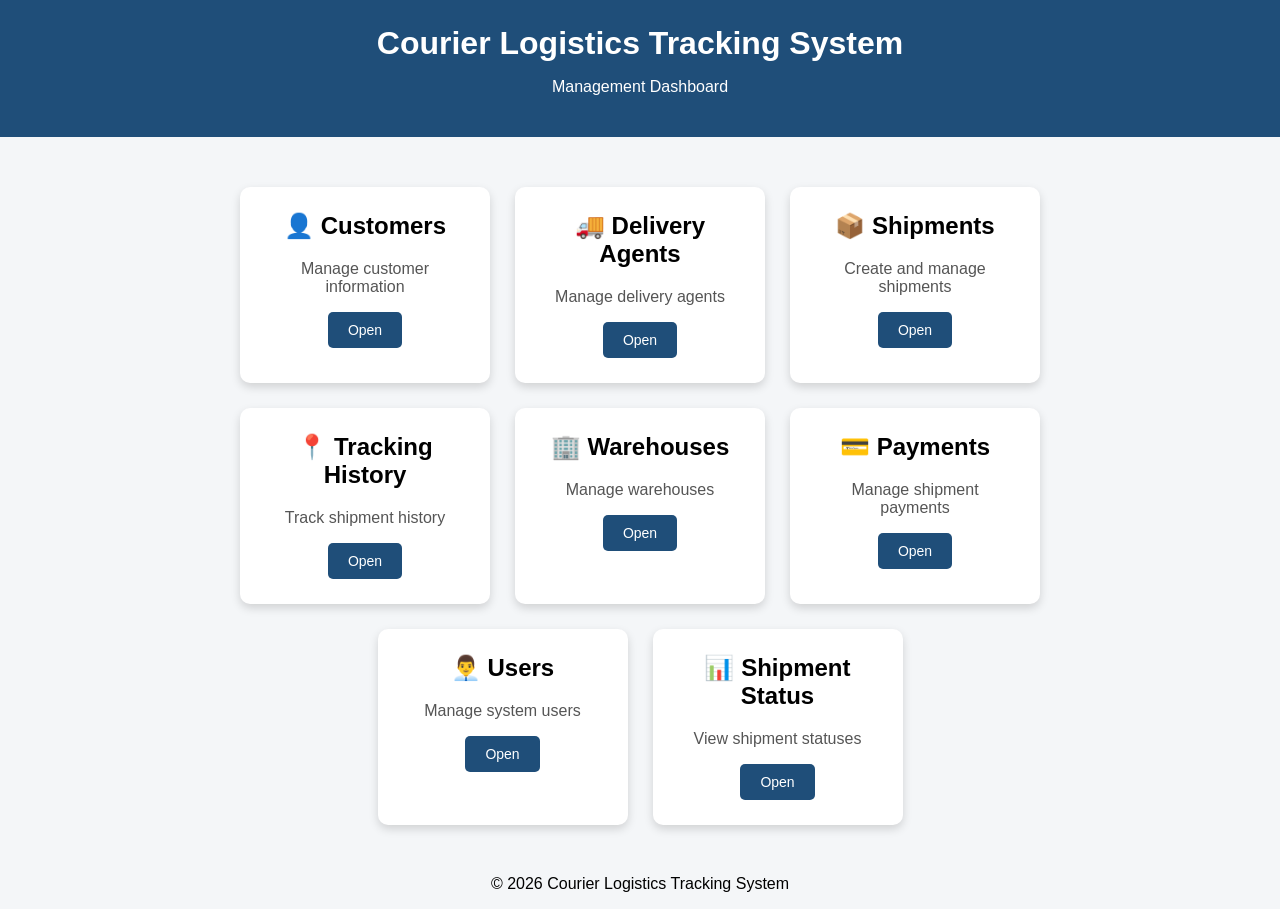
<file: src/main/resources/static/index.html>
<!DOCTYPE html>
<html lang="en">

<head>

    <meta charset="UTF-8">

    <meta name="viewport" content="width=device-width, initial-scale=1.0">

    <title>Courier Logistics Tracking System</title>

    <link rel="stylesheet" href="css/style.css">

</head>


<body>

<header>

    <h1>Courier Logistics Tracking System</h1>

    <p>Management Dashboard</p>

</header>


<div class="container">


    <!-- Customers -->

    <div class="card">

        <h2>👤 Customers</h2>

        <p>Manage customer information</p>

        <a href="customers.html">

            <button>Open</button>

        </a>

    </div>


    <!-- Delivery Agents -->

    <div class="card">

        <h2>🚚 Delivery Agents</h2>

        <p>Manage delivery agents</p>

        <a href="delivery-agents.html">

            <button>Open</button>

        </a>

    </div>


    <!-- Shipments -->

    <div class="card">

        <h2>📦 Shipments</h2>

        <p>Create and manage shipments</p>

        <a href="shipments.html">

            <button>Open</button>

        </a>

    </div>


    <!-- Tracking -->

    <div class="card">

        <h2>📍 Tracking History</h2>

        <p>Track shipment history</p>

        <a href="tracking-history.html">

            <button>Open</button>

        </a>

    </div>


    <!-- Warehouse -->

    <div class="card">

        <h2>🏢 Warehouses</h2>

        <p>Manage warehouses</p>

        <a href="warehouse.html">

            <button>Open</button>

        </a>

    </div>


    <!-- Payment -->

    <div class="card">

        <h2>💳 Payments</h2>

        <p>Manage shipment payments</p>

        <a href="payment.html">

            <button>Open</button>

        </a>

    </div>


    <!-- Users -->

    <div class="card">

        <h2>👨‍💼 Users</h2>

        <p>Manage system users</p>

        <a href="users.html">

            <button>Open</button>

        </a>

    </div>


    <!-- Shipment Status -->

    <div class="card">

        <h2>📊 Shipment Status</h2>

        <p>View shipment statuses</p>

        <a href="shipment-status.html">

            <button>Open</button>

        </a>

    </div>


</div>


<footer>

    <p>© 2026 Courier Logistics Tracking System</p>

</footer>


</body>

</html>
</file>
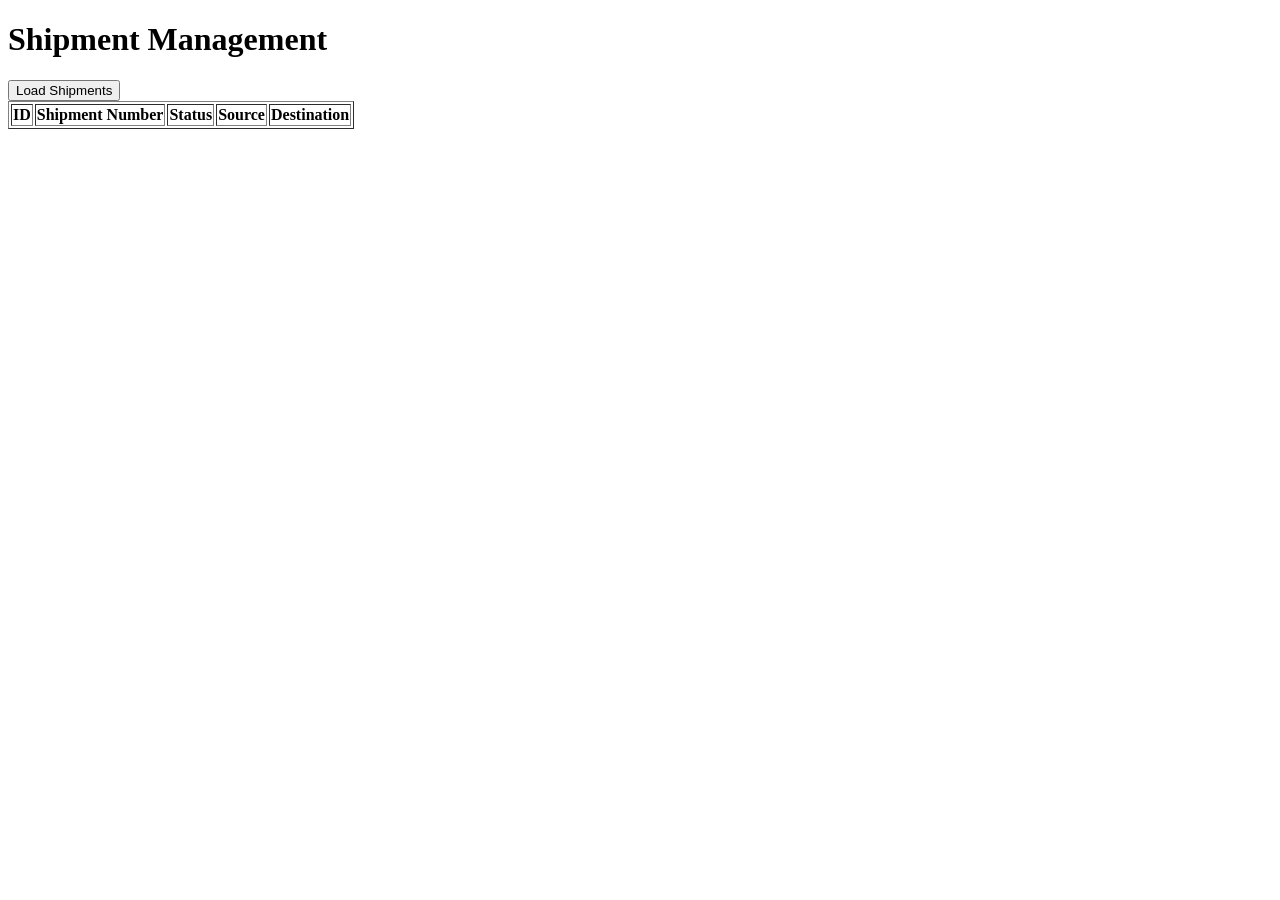
<file: src/main/resources/static/ shipments.html>
<!DOCTYPE html>
<html>
<head>
    <title>Shipments</title>
</head>
<body>

<h1>Shipment Management</h1>

<button onclick="loadShipments()">Load Shipments</button>

<table border="1">
    <thead>
        <tr>
            <th>ID</th>
            <th>Shipment Number</th>
            <th>Status</th>
            <th>Source</th>
            <th>Destination</th>
        </tr>
    </thead>

    <tbody id="shipmentTable">
    </tbody>
</table>

<script src="js/shipments.js"></script>

</body>
</html>
</file>
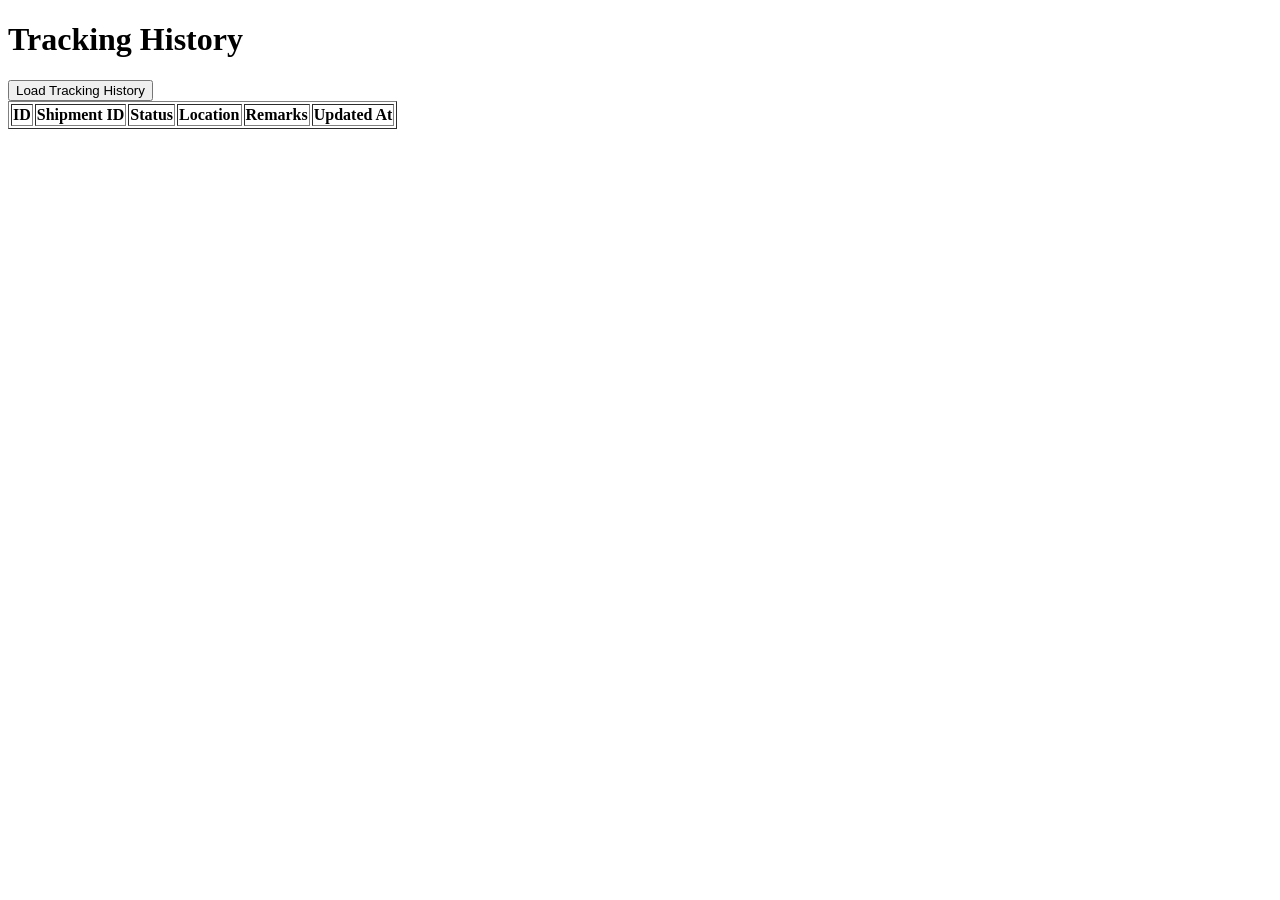
<file: src/main/resources/static/ tracking-history.html>
<!DOCTYPE html>
<html>
<head>
    <title>Tracking History</title>
</head>
<body>

<h1>Tracking History</h1>

<button onclick="loadTrackingHistory()">Load Tracking History</button>

<table border="1">
    <thead>
        <tr>
            <th>ID</th>
            <th>Shipment ID</th>
            <th>Status</th>
            <th>Location</th>
            <th>Remarks</th>
            <th>Updated At</th>
        </tr>
    </thead>

    <tbody id="trackingTable">
    </tbody>
</table>

<script src="js/tracking-history.js"></script>

</body>
</html>
</file>
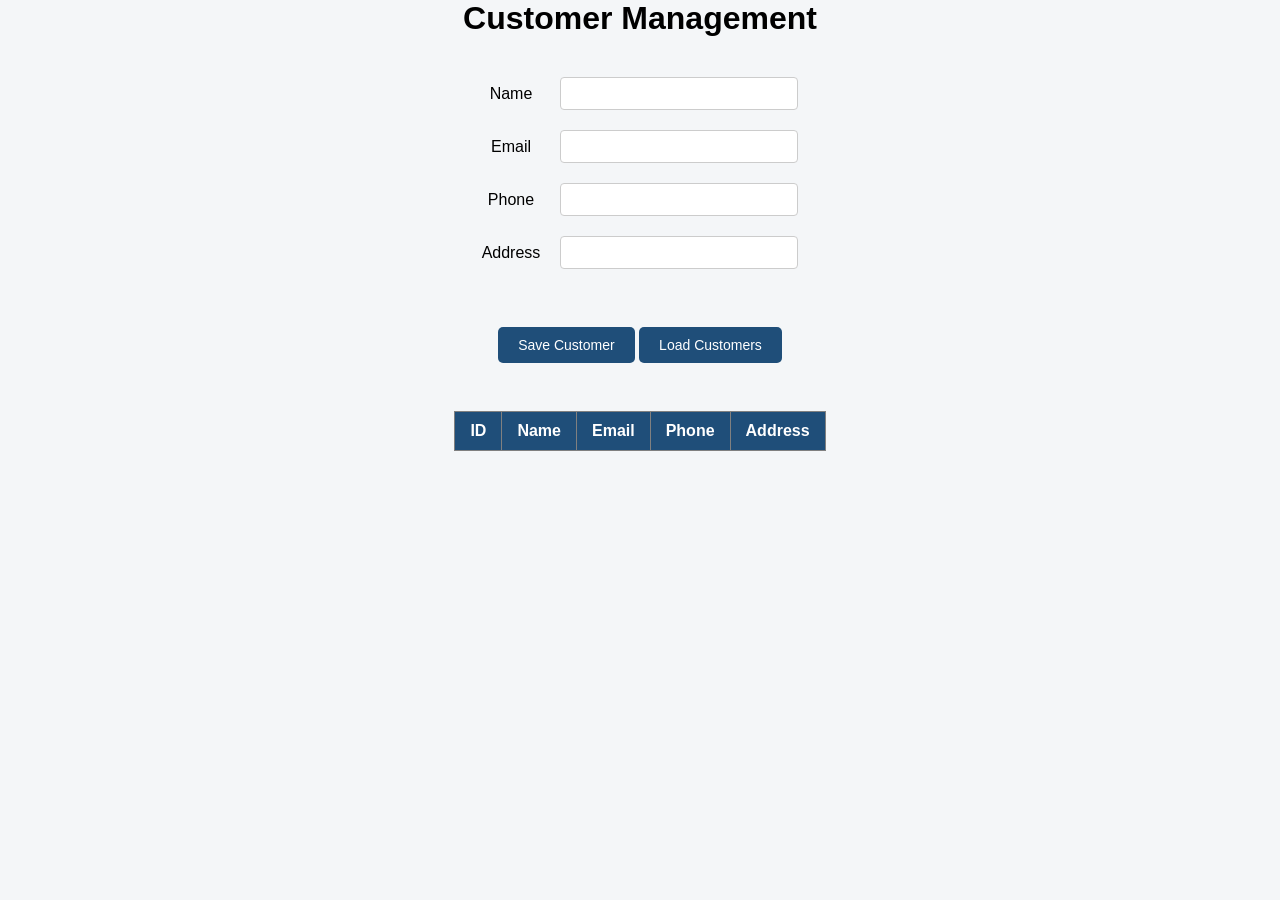
<file: src/main/resources/static/customers.html>
<!DOCTYPE html>
<html lang="en">

<head>
    <meta charset="UTF-8">
    <meta name="viewport" content="width=device-width, initial-scale=1.0">
    <title>Customers</title>

    <link rel="stylesheet" href="css/style.css">
</head>

<body>

    <h1>Customer Management</h1>

    <table>
        <tr>
            <td>Name</td>
            <td><input type="text" id="name"></td>
        </tr>

        <tr>
            <td>Email</td>
            <td><input type="email" id="email"></td>
        </tr>

        <tr>
            <td>Phone</td>
            <td><input type="text" id="phone"></td>
        </tr>

        <tr>
            <td>Address</td>
            <td><input type="text" id="address"></td>
        </tr>
    </table>

    <br>

    <button onclick="saveCustomer()">Save Customer</button>

    <button onclick="getCustomers()">Load Customers</button>

    <br><br>

    <table border="1">

        <thead>

            <tr>
                <th>ID</th>
                <th>Name</th>
                <th>Email</th>
                <th>Phone</th>
                <th>Address</th>
            </tr>

        </thead>

        <tbody id="customerTable">

        </tbody>

    </table>

    <script src="js/customer.js"></script>

</body>

</html>
</file>
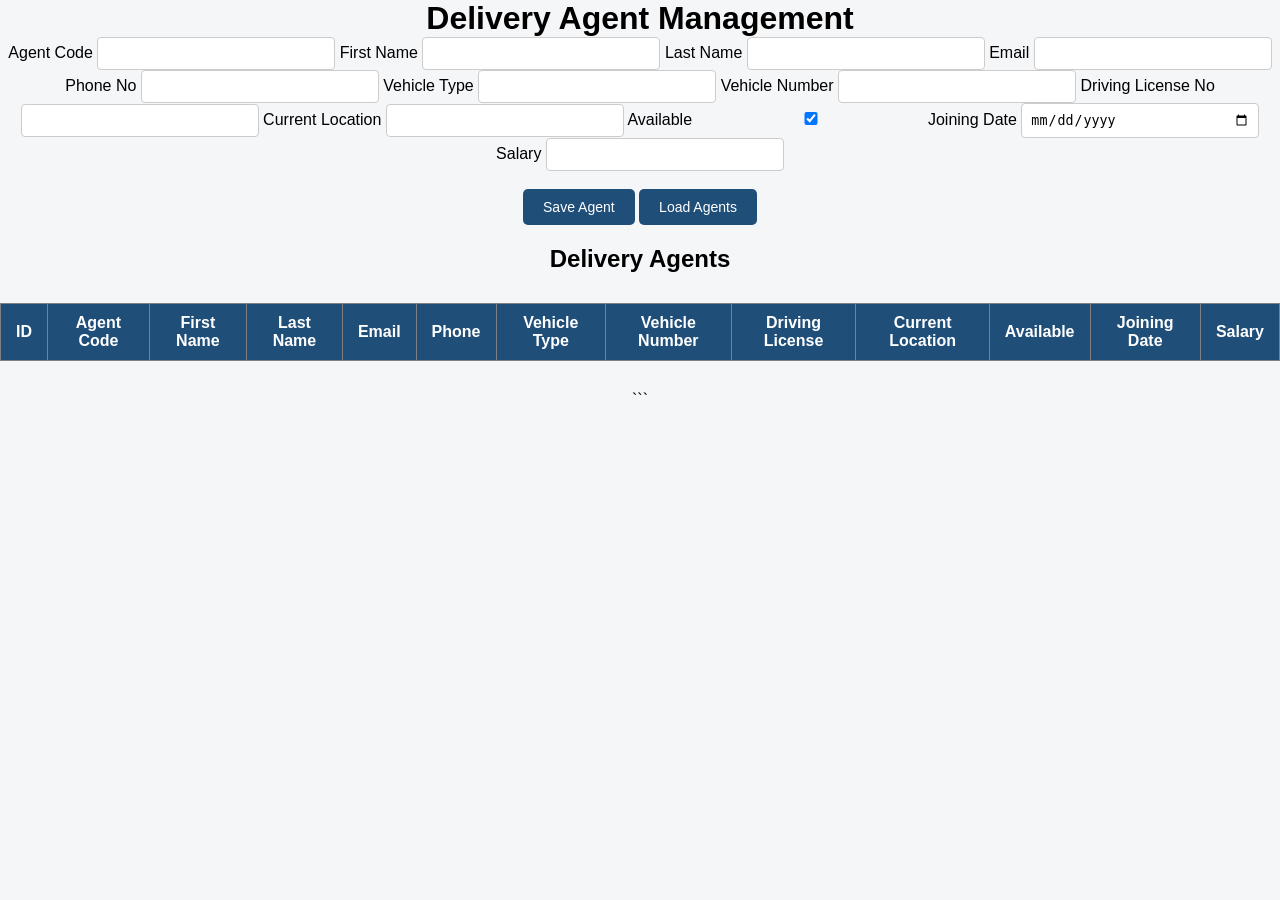
<file: src/main/resources/static/delivery-agents.html>
<!DOCTYPE html>
<html>
<head>
    <title>Delivery Agents</title>

    <link rel="stylesheet" href="css/style.css">
</head>

<body>

<h1>Delivery Agent Management</h1>

<form id="agentForm">

    <label>Agent Code</label>
    <input type="text" id="agentCode" required>

    <label>First Name</label>
    <input type="text" id="firstName" required>

    <label>Last Name</label>
    <input type="text" id="lastName" required>

    <label>Email</label>
    <input type="email" id="email" required>

    <label>Phone No</label>
    <input type="text" id="phoneNo" required>

    <label>Vehicle Type</label>
    <input type="text" id="vehicleType" required>

    <label>Vehicle Number</label>
    <input type="text" id="vehicleNumber" required>

    <label>Driving License No</label>
    <input type="text" id="drivingLicenseNo" required>

    <label>Current Location</label>
    <input type="text" id="currentLocation" required>

    <label>Available</label>
    <input type="checkbox" id="available" checked>

    <label>Joining Date</label>
    <input type="date" id="joiningDate" required>

    <label>Salary</label>
    <input type="number" id="salary" required>

    <br><br>

    <!-- SAVE BUTTON -->
    <button type="button" onclick="saveAgent()">
        Save Agent
    </button>

    <!-- LOAD BUTTON -->
    <button type="button" onclick="getAgents()">
        Load Agents
    </button>

</form>


<h2>Delivery Agents</h2>

<table border="1">

    <thead>
        <tr>
            <th>ID</th>
            <th>Agent Code</th>
            <th>First Name</th>
            <th>Last Name</th>
            <th>Email</th>
            <th>Phone</th>
            <th>Vehicle Type</th>
            <th>Vehicle Number</th>
            <th>Driving License</th>
            <th>Current Location</th>
            <th>Available</th>
            <th>Joining Date</th>
            <th>Salary</th>
        </tr>
    </thead>

    <tbody id="agentTable">
    </tbody>

</table>


<script src="js/delivery-agents.js"></script>

</body>
</html>
```
</file>
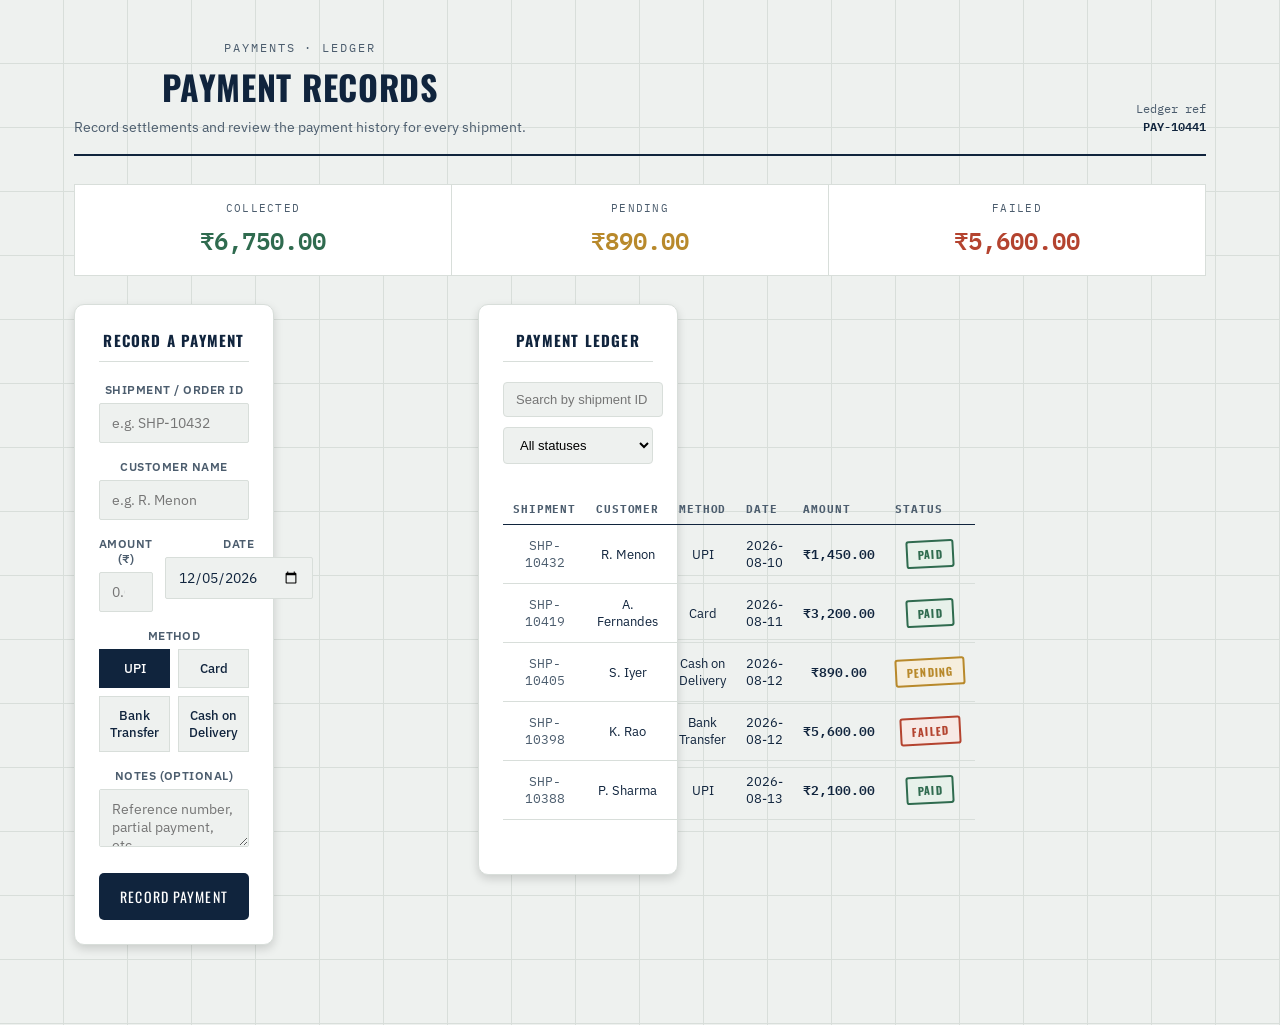
<file: src/main/resources/static/payment.html>
<!DOCTYPE html>
<html lang="en">
<head>
<meta charset="UTF-8">
<meta name="viewport" content="width=device-width, initial-scale=1.0">
<title>Payments · Ledger</title>
<link rel="preconnect" href="https://fonts.googleapis.com">
<link href="https://fonts.googleapis.com/css2?family=Oswald:wght@500;600;700&family=IBM+Plex+Sans:wght@400;500;600&family=IBM+Plex+Mono:wght@400;500;600&display=swap" rel="stylesheet">
<link rel="stylesheet" href="css/style.css">
<style>
  :root{
    --paper:#EEF1EF;
    --panel:#FFFFFF;
    --ink:#10243D;
    --ink-soft:#4C5D6E;
    --line:#D8DEDA;
    --stamp-green:#2F6B4F;
    --stamp-green-bg:#E7F1EA;
    --stamp-red:#B4432F;
    --stamp-red-bg:#F7E9E5;
    --stamp-gold:#B8892B;
    --stamp-gold-bg:#F6EEDD;
    --radius:2px;
  }

  *{box-sizing:border-box;}

  body.payment-page{
    margin:0;
    background:var(--paper);
    background-image:
      linear-gradient(var(--line) 1px, transparent 1px),
      linear-gradient(90deg, var(--line) 1px, transparent 1px);
    background-size:64px 64px;
    background-position:-1px -1px;
    color:var(--ink);
    font-family:'IBM Plex Sans', sans-serif;
    min-height:100vh;
  }

  .pay-wrap{
    max-width:1180px;
    margin:0 auto;
    padding:40px 24px 80px;
  }

  /* header */
  .pay-header{
    display:flex;
    justify-content:space-between;
    align-items:flex-end;
    gap:24px;
    border-bottom:2px solid var(--ink);
    padding-bottom:18px;
    margin-bottom:28px;
    flex-wrap:wrap;
  }
  .pay-eyebrow{
    font-family:'IBM Plex Mono', monospace;
    font-size:12px;
    letter-spacing:.16em;
    text-transform:uppercase;
    color:var(--ink-soft);
    margin:0 0 6px;
  }
  .pay-title{
    font-family:'Oswald', sans-serif;
    font-weight:700;
    font-size:34px;
    letter-spacing:.02em;
    margin:0;
    text-transform:uppercase;
  }
  .pay-sub{
    font-size:14px;
    color:var(--ink-soft);
    margin:6px 0 0;
  }
  .doc-no{
    font-family:'IBM Plex Mono', monospace;
    font-size:12px;
    color:var(--ink-soft);
    text-align:right;
  }
  .doc-no span{ display:block; color:var(--ink); font-weight:600; }

  /* summary strip */
  .summary-strip{
    display:grid;
    grid-template-columns:repeat(3,1fr);
    gap:1px;
    background:var(--line);
    border:1px solid var(--line);
    margin-bottom:28px;
  }
  .summary-cell{
    background:var(--panel);
    padding:16px 20px;
  }
  .summary-label{
    font-family:'IBM Plex Mono', monospace;
    font-size:11px;
    letter-spacing:.12em;
    text-transform:uppercase;
    color:var(--ink-soft);
    margin:0 0 6px;
  }
  .summary-value{
    font-family:'IBM Plex Mono', monospace;
    font-size:24px;
    font-weight:600;
    margin:0;
  }
  .summary-value.green{ color:var(--stamp-green); }
  .summary-value.gold{ color:var(--stamp-gold); }
  .summary-value.red{ color:var(--stamp-red); }

  /* layout */
  .pay-grid{
    display:grid;
    grid-template-columns:380px 1fr;
    gap:24px;
    align-items:start;
  }
  @media (max-width: 860px){
    .pay-grid{ grid-template-columns:1fr; }
  }

  .card{
    background:var(--panel);
    border:1px solid var(--line);
    padding:24px;
  }
  .card-title{
    font-family:'Oswald', sans-serif;
    font-size:15px;
    letter-spacing:.08em;
    text-transform:uppercase;
    margin:0 0 20px;
    padding-bottom:10px;
    border-bottom:1px solid var(--line);
  }

  /* form */
  .field{ margin-bottom:16px; position:relative; }
  .field label{
    display:block;
    font-size:12px;
    font-weight:600;
    color:var(--ink-soft);
    margin-bottom:6px;
    text-transform:uppercase;
    letter-spacing:.04em;
  }
  .field input,
  .field select,
  .field textarea{
    width:100%;
    border:1px solid var(--line);
    background:var(--paper);
    padding:10px 12px;
    font-family:'IBM Plex Sans', sans-serif;
    font-size:14px;
    color:var(--ink);
    border-radius:var(--radius);
  }
  .field input:focus,
  .field select:focus,
  .field textarea:focus{
    outline:2px solid var(--ink);
    outline-offset:1px;
    background:var(--panel);
  }
  .field-amount{ font-family:'IBM Plex Mono', monospace; }
  .field-row{ display:grid; grid-template-columns:1fr 1fr; gap:12px; }
  .field-error{
    display:none;
    font-size:12px;
    color:var(--stamp-red);
    margin-top:4px;
    font-family:'IBM Plex Mono', monospace;
  }
  .field.invalid input, .field.invalid select{ border-color:var(--stamp-red); }
  .field.invalid .field-error{ display:block; }

  .method-group{
    display:grid;
    grid-template-columns:1fr 1fr;
    gap:8px;
    margin-bottom:16px;
  }
  .method-option{
    border:1px solid var(--line);
    padding:10px;
    text-align:center;
    font-size:13px;
    font-weight:500;
    cursor:pointer;
    background:var(--paper);
    user-select:none;
  }
  .method-option.selected{
    border-color:var(--ink);
    background:var(--ink);
    color:#fff;
  }

  .submit-btn{
    width:100%;
    padding:13px;
    background:var(--ink);
    color:#fff;
    border:none;
    font-family:'Oswald', sans-serif;
    font-size:14px;
    letter-spacing:.08em;
    text-transform:uppercase;
    cursor:pointer;
    margin-top:6px;
  }
  .submit-btn:hover{ background:#0A1826; }
  .submit-btn:disabled{ background:#9AA6AE; cursor:not-allowed; }

  .confirm-banner{
    display:none;
    align-items:center;
    gap:12px;
    margin-top:16px;
    padding:12px 14px;
    background:var(--stamp-green-bg);
    border:1px solid var(--stamp-green);
    color:var(--stamp-green);
    font-family:'IBM Plex Mono', monospace;
    font-size:13px;
  }

  /* ledger table */
  .ledger-toolbar{
    display:flex;
    gap:10px;
    margin-bottom:16px;
    flex-wrap:wrap;
  }
  .ledger-toolbar input{
    flex:1;
    min-width:160px;
    padding:9px 12px;
    border:1px solid var(--line);
    background:var(--paper);
    font-size:13px;
  }
  .ledger-toolbar select{
    padding:9px 12px;
    border:1px solid var(--line);
    background:var(--paper);
    font-size:13px;
  }

  table.ledger{
    width:100%;
    border-collapse:collapse;
    font-size:13px;
  }
  table.ledger thead th{
    text-align:left;
    font-family:'IBM Plex Mono', monospace;
    font-size:11px;
    letter-spacing:.08em;
    text-transform:uppercase;
    color:var(--ink-soft);
    border-bottom:1px solid var(--ink);
    padding:8px 10px;
  }
  table.ledger tbody td{
    padding:12px 10px;
    border-bottom:1px solid var(--line);
    vertical-align:middle;
  }
  table.ledger tbody tr:hover{ background:var(--paper); }
  .cell-amount{ font-family:'IBM Plex Mono', monospace; font-weight:600; }
  .cell-id{ font-family:'IBM Plex Mono', monospace; color:var(--ink-soft); }

  /* rubber stamp */
  .stamp{
    display:inline-block;
    font-family:'Oswald', sans-serif;
    font-size:11px;
    font-weight:700;
    letter-spacing:.1em;
    text-transform:uppercase;
    padding:4px 10px;
    border:2px solid currentColor;
    border-radius:3px;
    transform:rotate(-3deg);
  }
  .stamp.paid{ color:var(--stamp-green); background:var(--stamp-green-bg); }
  .stamp.pending{ color:var(--stamp-gold); background:var(--stamp-gold-bg); }
  .stamp.failed{ color:var(--stamp-red); background:var(--stamp-red-bg); }

  .empty-row td{
    text-align:center;
    padding:32px 10px;
    color:var(--ink-soft);
    font-family:'IBM Plex Mono', monospace;
    font-size:12px;
  }

  @media (prefers-reduced-motion: no-preference){
    .stamp.enter{ animation:stampIn .35s ease-out; }
  }
  @keyframes stampIn{
    0%{ transform:rotate(-3deg) scale(2); opacity:0; }
    60%{ transform:rotate(-3deg) scale(0.92); opacity:1; }
    100%{ transform:rotate(-3deg) scale(1); }
  }
</style>
</head>
<body class="payment-page">
  <div class="pay-wrap">

    <div class="pay-header">
      <div>
        <p class="pay-eyebrow">Payments · Ledger</p>
        <h1 class="pay-title">Payment Records</h1>
        <p class="pay-sub">Record settlements and review the payment history for every shipment.</p>
      </div>
      <div class="doc-no">
        Ledger ref
        <span id="ledgerRef">PAY-0000</span>
      </div>
    </div>

    <div class="summary-strip">
      <div class="summary-cell">
        <p class="summary-label">Collected</p>
        <p class="summary-value green" id="sumCollected">₹0</p>
      </div>
      <div class="summary-cell">
        <p class="summary-label">Pending</p>
        <p class="summary-value gold" id="sumPending">₹0</p>
      </div>
      <div class="summary-cell">
        <p class="summary-label">Failed</p>
        <p class="summary-value red" id="sumFailed">₹0</p>
      </div>
    </div>

    <div class="pay-grid">

      <!-- Record payment form -->
      <div class="card">
        <h2 class="card-title">Record a payment</h2>
        <form id="paymentForm" novalidate>

          <div class="field" id="field-shipment">
            <label for="shipmentId">Shipment / Order ID</label>
            <input type="text" id="shipmentId" placeholder="e.g. SHP-10432" autocomplete="off">
            <p class="field-error">Enter a shipment or order ID.</p>
          </div>

          <div class="field" id="field-customer">
            <label for="customerName">Customer name</label>
            <input type="text" id="customerName" placeholder="e.g. R. Menon" autocomplete="off">
            <p class="field-error">Enter the customer's name.</p>
          </div>

          <div class="field-row">
            <div class="field" id="field-amount">
              <label for="amount">Amount (₹)</label>
              <input type="number" id="amount" class="field-amount" placeholder="0.00" min="0" step="0.01">
              <p class="field-error">Enter an amount greater than 0.</p>
            </div>
            <div class="field" id="field-date">
              <label for="payDate">Date</label>
              <input type="date" id="payDate">
            </div>
          </div>

          <div class="field">
            <label>Method</label>
            <div class="method-group" id="methodGroup">
              <div class="method-option selected" data-method="UPI">UPI</div>
              <div class="method-option" data-method="Card">Card</div>
              <div class="method-option" data-method="Bank Transfer">Bank Transfer</div>
              <div class="method-option" data-method="Cash on Delivery">Cash on Delivery</div>
            </div>
          </div>

          <div class="field">
            <label for="notes">Notes (optional)</label>
            <textarea id="notes" rows="2" placeholder="Reference number, partial payment, etc."></textarea>
          </div>

          <button type="submit" class="submit-btn" id="submitBtn">Record payment</button>

          <div class="confirm-banner" id="confirmBanner">
            <span class="stamp paid enter" style="font-size:11px;">Paid</span>
            <span id="confirmText">Payment recorded.</span>
          </div>
        </form>
      </div>

      <!-- Ledger -->
      <div class="card">
        <h2 class="card-title">Payment ledger</h2>

        <div class="ledger-toolbar">
          <input type="text" id="searchInput" placeholder="Search by shipment ID or customer…">
          <select id="statusFilter">
            <option value="all">All statuses</option>
            <option value="paid">Paid</option>
            <option value="pending">Pending</option>
            <option value="failed">Failed</option>
          </select>
        </div>

        <table class="ledger">
          <thead>
            <tr>
              <th>Shipment</th>
              <th>Customer</th>
              <th>Method</th>
              <th>Date</th>
              <th>Amount</th>
              <th>Status</th>
            </tr>
          </thead>
          <tbody id="ledgerBody">
            <!-- rows injected by payment.js -->
          </tbody>
        </table>
      </div>

    </div>
  </div>

  <script src="js/payment.js"></script>
</body>
</html>
</file>
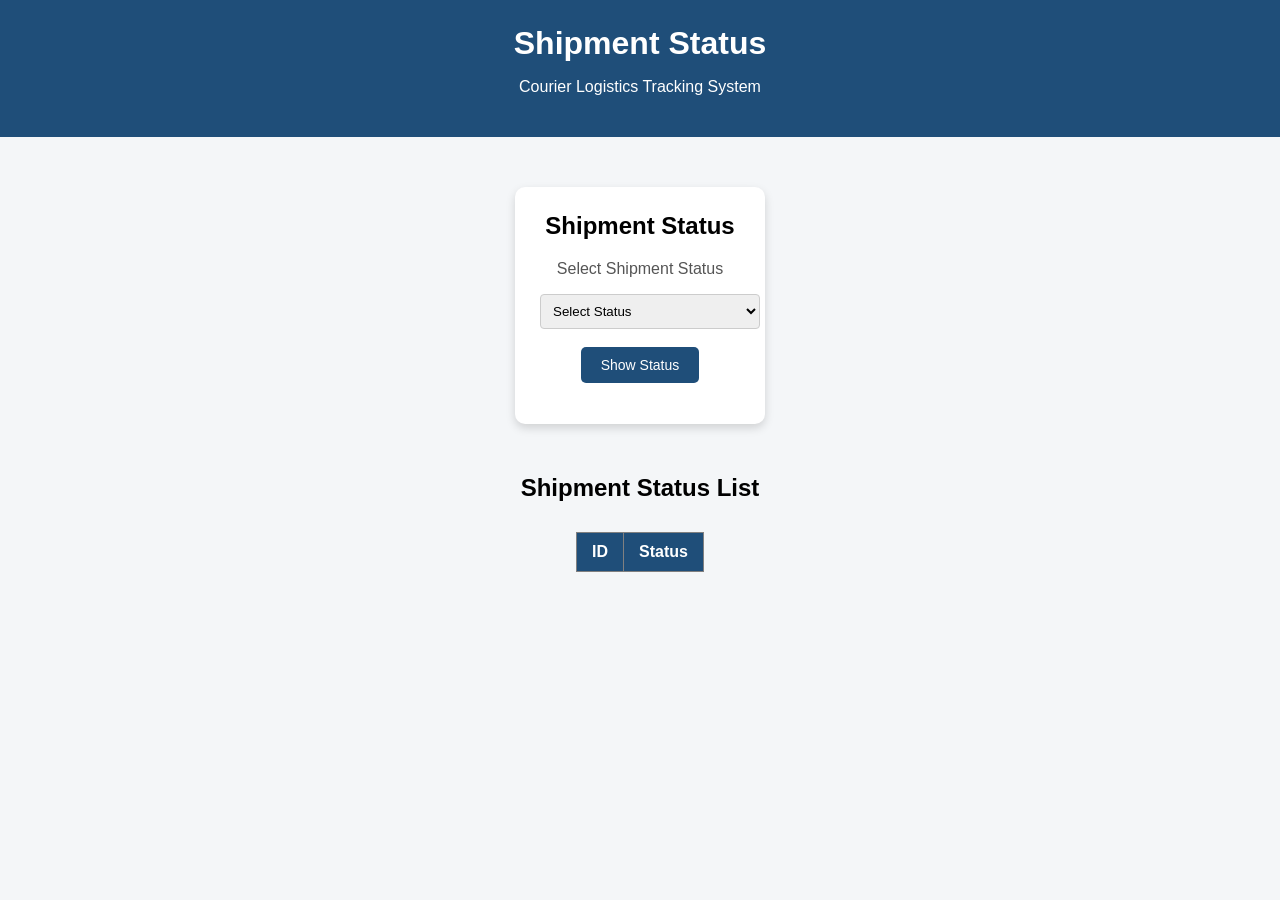
<file: src/main/resources/static/shipment-status.html>
<!DOCTYPE html>
<html lang="en">

<head>
    <meta charset="UTF-8">
    <meta name="viewport" content="width=device-width, initial-scale=1.0">

    <title>Shipment Status</title>

    <link rel="stylesheet" href="css/style.css">
</head>

<body>

<header>
    <h1>Shipment Status</h1>
    <p>Courier Logistics Tracking System</p>
</header>


<div class="container">

    <div class="card">

        <h2>Shipment Status</h2>

        <p>Select Shipment Status</p>

        <select id="shipmentStatus">

            <option value="">Select Status</option>

            <option value="CREATED">
                CREATED
            </option>

            <option value="PICKED_UP">
                PICKED UP
            </option>

            <option value="IN_TRANSIT">
                IN TRANSIT
            </option>

            <option value="OUT_FOR_DELIVERY">
                OUT FOR DELIVERY
            </option>

            <option value="DELIVERED">
                DELIVERED
            </option>

            <option value="CANCELLED">
                CANCELLED
            </option>

        </select>

        <br><br>

        <button
            type="button"
            onclick="showStatus()">

            Show Status

        </button>

        <p id="message"></p>

    </div>

</div>


<h2>Shipment Status List</h2>


<table border="1">

    <thead>

        <tr>
            <th>ID</th>
            <th>Status</th>
        </tr>

    </thead>


    <tbody id="statusTable">

    </tbody>

</table>


<script src="js/shipment-status.js"></script>

</body>

</html>
</file>
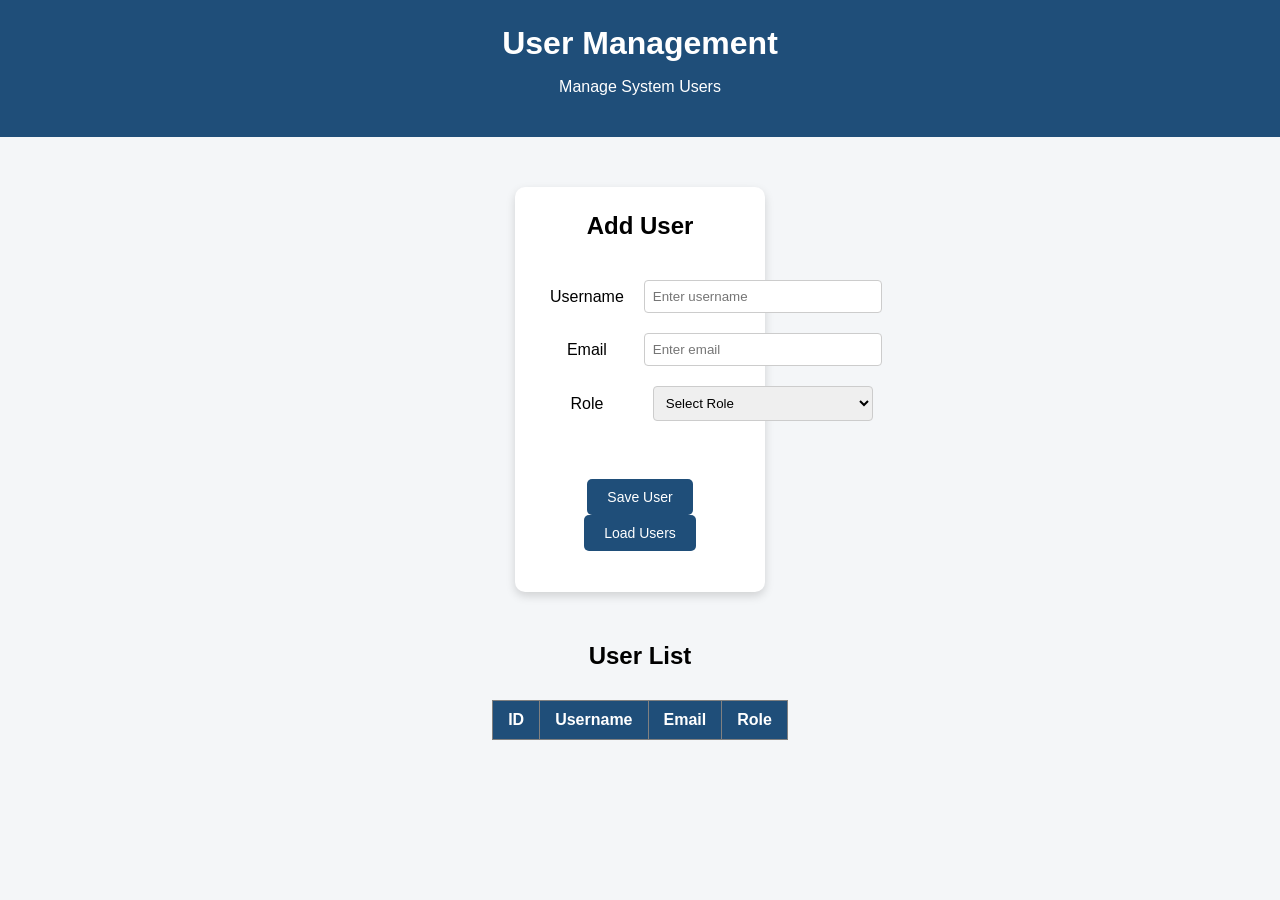
<file: src/main/resources/static/users.html>
<!DOCTYPE html>
<html lang="en">

<head>

    <meta charset="UTF-8">

    <meta name="viewport" content="width=device-width, initial-scale=1.0">

    <title>User Management</title>

    <link rel="stylesheet" href="css/style.css">

</head>


<body>


<header>

    <h1>User Management</h1>

    <p>Manage System Users</p>

</header>


<div class="container">


    <div class="card">

        <h2>Add User</h2>


        <form id="userForm">


            <table>

                <tr>

                    <td>Username</td>

                    <td>
                        <input
                            type="text"
                            id="username"
                            placeholder="Enter username"
                            required>
                    </td>

                </tr>


                <tr>

                    <td>Email</td>

                    <td>
                        <input
                            type="email"
                            id="email"
                            placeholder="Enter email"
                            required>
                    </td>

                </tr>


                <tr>

                    <td>Role</td>

                    <td>

                        <select id="role" required>

                            <option value="">
                                Select Role
                            </option>

                            <option value="ADMIN">
                                ADMIN
                            </option>

                            <option value="USER">
                                USER
                            </option>

                            <option value="CUSTOMER">
                                CUSTOMER
                            </option>

                            <option value="DELIVERY_AGENT">
                                DELIVERY_AGENT
                            </option>

                        </select>

                    </td>

                </tr>

            </table>


            <br>


            <button type="submit">
                Save User
            </button>


            <button
                type="button"
                onclick="loadUsers()">

                Load Users

            </button>


        </form>


        <p id="message"></p>

    </div>

</div>



<h2>User List</h2>


<table border="1">

    <thead>

        <tr>

            <th>ID</th>

            <th>Username</th>

            <th>Email</th>

            <th>Role</th>

        </tr>

    </thead>


    <tbody id="userTable">

    </tbody>

</table>



<script src="js/users.js"></script>


</body>

</html>
</file>
<file: src/main/resources/static/css/style.css>
/* General Page */

body {
    font-family: Arial, sans-serif;
    margin: 0;
    padding: 0;
    background-color: #f4f6f8;
    text-align: center;
}

/* Header */

header {
    background-color: #1f4e79;
    color: white;
    padding: 25px;
}

h1 {
    margin: 0;
}

/* Dashboard */

.container {
    display: flex;
    justify-content: center;
    flex-wrap: wrap;
    gap: 25px;
    margin: 50px auto;
    max-width: 1000px;
}

/* Cards */

.card {
    background-color: white;
    width: 200px;
    padding: 25px;
    border-radius: 10px;
    box-shadow: 0 4px 10px rgba(0, 0, 0, 0.15);
}

.card h2 {
    margin-top: 0;
}

.card p {
    color: #555;
}

/* Buttons */

button {
    background-color: #1f4e79;
    color: white;
    border: none;
    padding: 10px 20px;
    border-radius: 5px;
    cursor: pointer;
    font-size: 14px;
}

button:hover {
    background-color: #163a5c;
}

/* Form Tables */

table {
    margin: 30px auto;
    border-collapse: collapse;
}

td {
    padding: 10px;
}

/* Input */

input,
select {
    padding: 8px;
    width: 220px;
    border: 1px solid #ccc;
    border-radius: 4px;
}

/* Data Tables */

table[border="1"] {
    background-color: white;
}

table[border="1"] th,
table[border="1"] td {
    padding: 10px 15px;
}

table[border="1"] th {
    background-color: #1f4e79;
    color: white;
}
</file>
